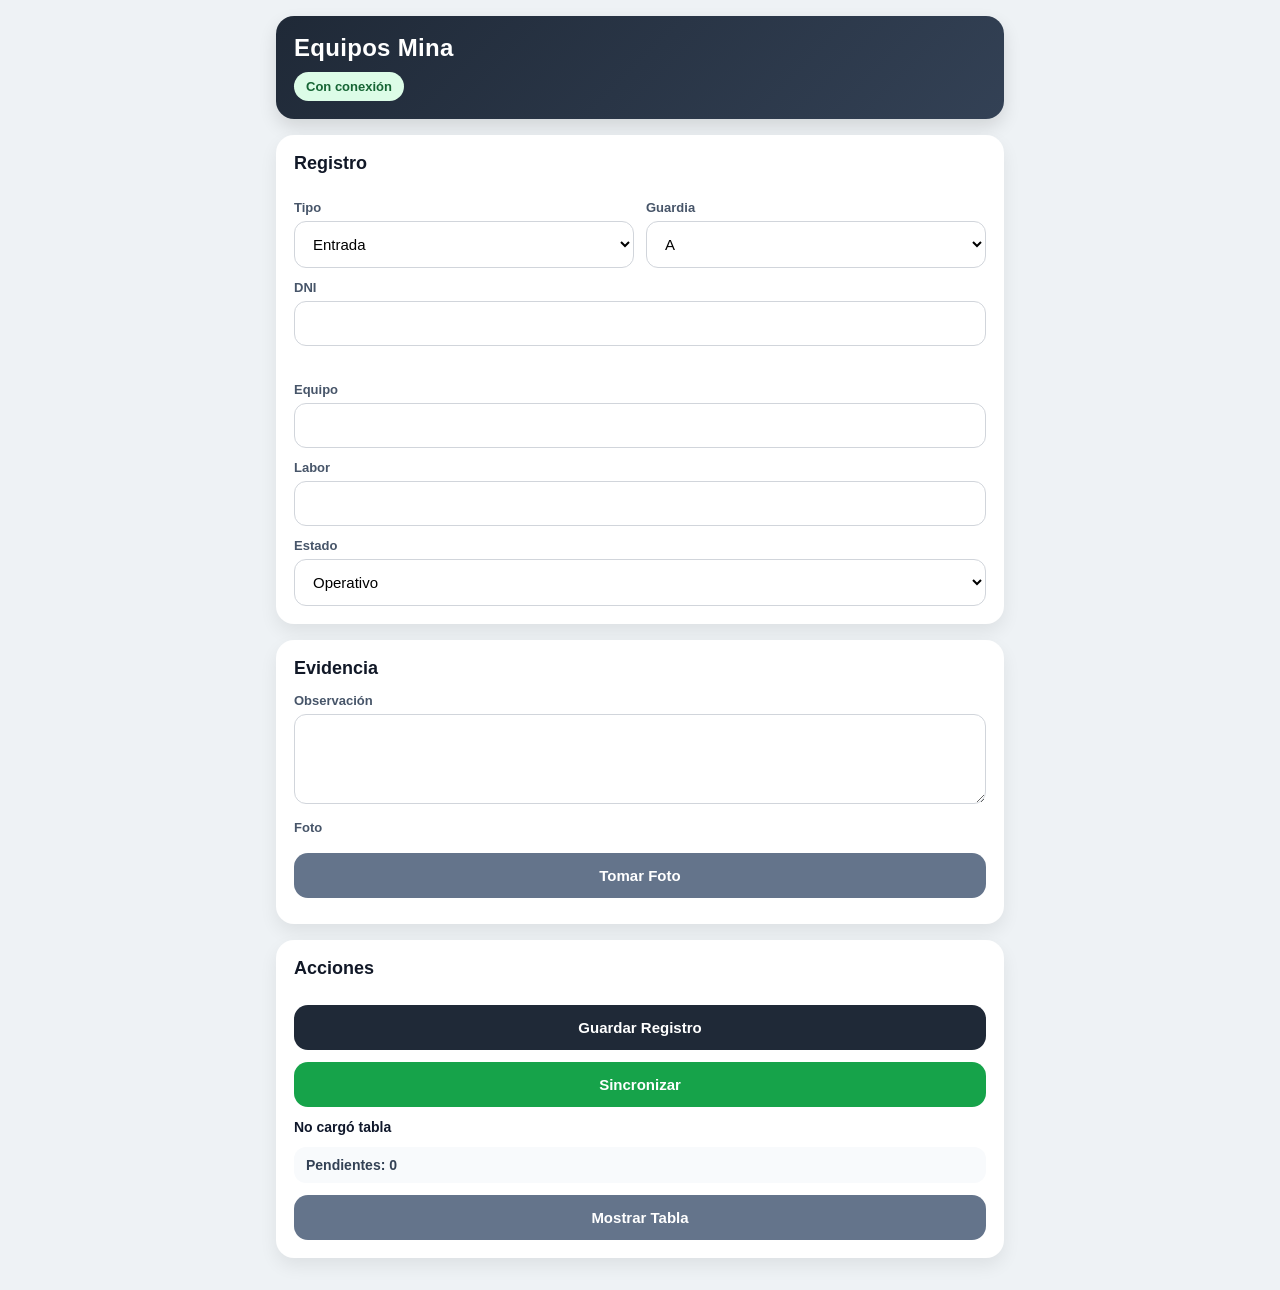
<file: index.html>
<!DOCTYPE html>
<html lang="es">
<head>
<meta charset="UTF-8">
<meta name="viewport" content="width=device-width, initial-scale=1.0">
<title>Ubicación de Equipos - Mina </title>

<link rel="manifest" href="manifest.json">
<meta name="theme-color" content="#198754">

<link rel="stylesheet" href="style.css">
</head>

<body>

<div class="app">

<header class="topbar">
  <h1>Equipos Mina</h1>
  <div id="estadoConexion" class="estado online">Conectando...</div>
</header>

<!-- REGISTRO -->
<section class="card">
<h3>Registro</h3>

<div class="fila2">
<div>
<label>Tipo</label>
<select id="tipo">
<option value="Entrada">Entrada</option>
<option value="Salida">Salida</option>
</select>
</div>

<div>
<label>Guardia</label>
<select id="guardia">
<option>A</option>
<option>B</option>
<option>C</option>
</select>
</div>
</div>

<label>DNI</label>
<input id="dni" list="listaDNI">
<datalist id="listaDNI"></datalist>

<div id="nombre" class="nombreVista"></div>

<label>Equipo</label>
<input id="equipo" list="listaEquipos">
<datalist id="listaEquipos"></datalist>

<label>Labor</label>
<input id="labor" list="listaLabores">
<datalist id="listaLabores"></datalist>

<label>Estado</label>
<select id="estado">
<option>Operativo</option>
<option>Inoperativo</option>
<option>Mtto Preventivo</option>
<option>Mtto Correctivo</option>
<option>Stand By</option>
</select>

</section>

<!-- EVIDENCIA -->
<section class="card">
<h3>Evidencia</h3>

<label>Observación</label>
<textarea id="obs"></textarea>

<label>Foto</label>

<input
type="file"
id="foto"
accept="image/*"
style="display:none;">

<button
type="button"
class="btn gris"
onclick="document.getElementById('foto').click()">
Tomar Foto
</button>

<div id="nombreFoto"></div>

</section>

<!-- ACCIONES -->
<section class="card">
<h3>Acciones</h3>

<button id="btnGuardar" class="btn azul">
Guardar Registro
</button>

<button id="btnSync" class="btn verde">
Sincronizar
</button>

<div id="mensaje"></div>

<div class="pendientes">
Pendientes: <span id="numPendientes">0</span>
</div>

<button class="btn gris" id="btnTabla">
Mostrar Tabla
</button>

</section>

<!-- HISTORIAL -->
<section class="card" id="seccionTabla" style="display:none;">
<h3>Últimos registros</h3>

<div class="fila2">
<div>
<label>Fecha</label>
<input type="date" id="filtroFecha">
</div>

<div>
<label>Guardia</label>
<select id="filtroGuardia">
<option value="">Todas</option>
<option>A</option>
<option>B</option>
<option>C</option>
</select>
</div>
</div>

<label>Equipo</label>
<input id="filtroEquipo" list="listaEquipos">

<label>Estado</label>
<select id="filtroEstado">
<option value="">Todos</option>
<option>Operativo</option>
<option>Inoperativo</option>
<option>Mtto Preventivo</option>
<option>Mtto Correctivo</option>
<option>Stand By</option>
</select>

<button class="btn verde" id="btnFiltrar">
Filtrar
</button>

<div id="tabla"></div>

</section>

</div>

<div id="modalObs" class="modal">
  <div class="modal-box">
    <h3>Observación</h3>

    <div id="textoObs"></div>

    <button class="btn verde" onclick="cerrarModal()">
      Cerrar
    </button>
  </div>
</div>

<script src="db.js"></script>
<script src="sync.js"></script>
<script src="app.js"></script>

<script>
if ("serviceWorker" in navigator) {
  navigator.serviceWorker.register("./service-worker.js")
    .then(() => console.log("SW registrado"))
    .catch(err => console.log(err));
}
</script>

</body>
</html>
</file>
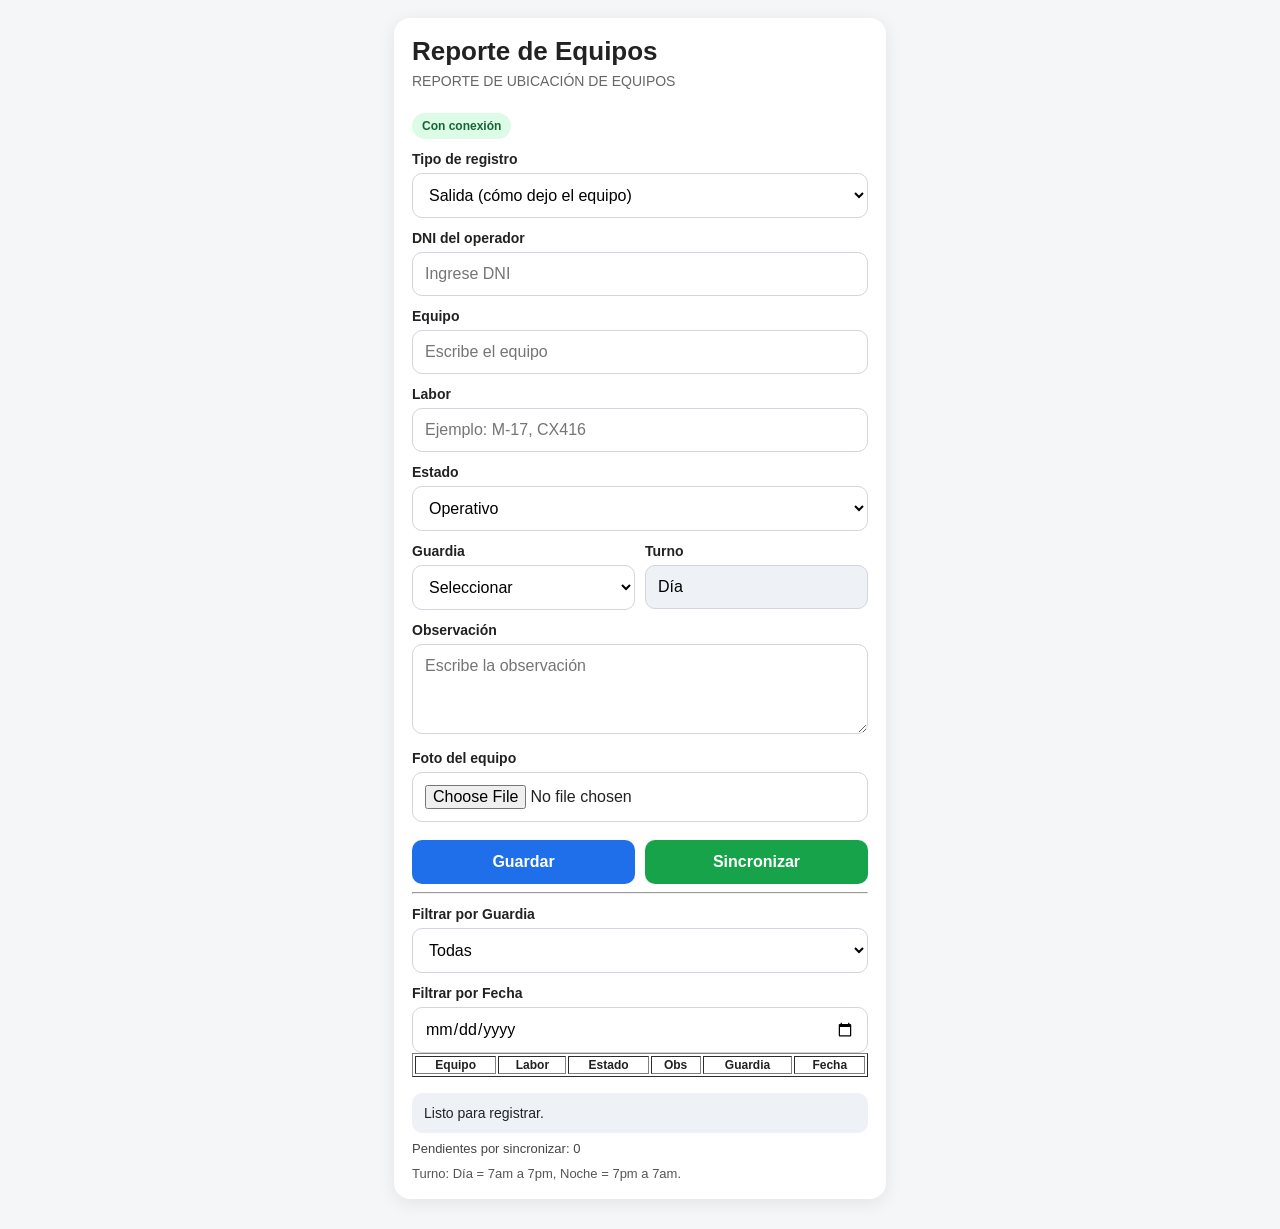
<file: app.html>
<!DOCTYPE html>
<html lang="es">
<head>
  <meta charset="UTF-8">
  <meta name="viewport" content="width=device-width, initial-scale=1.0">
  <title>Reporte Mina</title>
  <link rel="manifest" href="manifest.json">
  <meta name="theme-color" content="#1f6feb">

  <style>
    * { box-sizing: border-box; font-family: Arial, sans-serif; }

    body {
      margin: 0;
      background: #f4f6f8;
      color: #222;
    }

    .container {
      max-width: 520px;
      margin: 0 auto;
      padding: 18px 14px 30px;
    }

    .card {
      background: #fff;
      border-radius: 16px;
      padding: 18px;
      box-shadow: 0 4px 18px rgba(0,0,0,0.08);
    }

    h1 {
      margin: 0 0 6px;
      font-size: 26px;
    }

    .sub {
      margin: 0 0 16px;
      color: #666;
      font-size: 14px;
    }

    label {
      display: block;
      margin: 12px 0 6px;
      font-size: 14px;
      font-weight: 700;
    }

    input, select, textarea {
      width: 100%;
      padding: 12px;
      border: 1px solid #cfd6dd;
      border-radius: 10px;
      font-size: 16px;
      background: #fff;
    }

    textarea {
      min-height: 90px;
      resize: vertical;
    }

    .readonly {
      background: #eef2f6;
    }

    .row {
      display: grid;
      grid-template-columns: 1fr 1fr;
      gap: 10px;
    }

    .btns {
      display: grid;
      grid-template-columns: 1fr 1fr;
      gap: 10px;
      margin-top: 18px;
    }

    button {
      border: none;
      border-radius: 10px;
      padding: 13px;
      font-size: 16px;
      font-weight: 700;
      cursor: pointer;
    }

    .btn-save {
      background: #1f6feb;
      color: #fff;
    }

    .btn-sync {
      background: #16a34a;
      color: #fff;
    }

    .status-box {
      margin-top: 16px;
      padding: 12px;
      border-radius: 10px;
      font-size: 14px;
      background: #eef2f7;
    }

    .small {
      margin-top: 10px;
      font-size: 13px;
      color: #555;
    }

    .count {
      margin-top: 8px;
      font-size: 13px;
      color: #444;
    }

    .pill {
      display: inline-block;
      margin-top: 8px;
      padding: 6px 10px;
      border-radius: 999px;
      font-size: 12px;
      background: #e8f0fe;
      color: #1f6feb;
      font-weight: 700;
    }
  </style>
</head>
<body>
  <div class="container">
    <div class="card">
      <h1>Reporte de Equipos</h1>
      <p class="sub">REPORTE DE UBICACIÓN DE EQUIPOS</p>
      <div class="pill" id="estadoConexion">Verificando conexión...</div>

      <label for="tipo">Tipo de registro</label>
      <select id="tipo">
        <option value="Salida">Salida (cómo dejo el equipo)</option>
        <option value="Entrada">Entrada (cómo lo recibo)</option>
      </select>


      <label for="dni">DNI del operador</label>
      <input id="dni" list="listaDNITrabajadores" placeholder="Ingrese DNI">    
      <datalist id="listaDNITrabajadores">
        <option value="88526176">
        <option value="40607489">
        <option value="12584652">
        <option value="71526388">
      </datalist>

      <label for="equipo">Equipo</label>
      <input id="equipo" list="listaEquipos" placeholder="Escribe el equipo">
      <datalist id="listaEquipos">
        <option value="BT 3">
        <option value="BT 4">
        <option value="Jumbo J6">
        <option value="Scoop 15">
        <option value="Boltec 03">
        <option value="Boltec 04">
      </datalist>

      <label for="labor">Labor</label>
      <input id="labor" list="listaLabores" placeholder="Ejemplo: M-17, CX416">
      <datalist id="listaLabores">
        <option value="M-17">
        <option value="CX416">
        <option value="5211">
        <option value="3839">
        <option value="4039">
        <option value="M16">
        <option value="M17">
      </datalist>

      <label for="estado">Estado</label>
      <select id="estado">
        <option value="Operativo">Operativo</option>
        <option value="Inoperativo">Inoperativo</option>
        <option value="Mantenimiento correctivo">Mantenimiento correctivo</option>
        <option value="Mantenimiento preventivo">Mantenimiento preventivo</option>
        <option value="Stand By">Stand By</option>
      </select>

      <div class="row">
        <div>
          <label for="guardia">Guardia</label>
          <select id="guardia">
            <option value="">Seleccionar</option>
            <option value="A">A</option>
            <option value="B">B</option>
            <option value="C">C</option>
          </select>
        </div>
        <div>
          <label for="turno">Turno</label>
          <input id="turno" class="readonly" readonly>
        </div>
      </div>

      <label for="obs">Observación</label>
      <textarea id="obs" placeholder="Escribe la observación"></textarea>

      <label>Foto del equipo</label>
      <input type="file" id="foto" accept="image/*">

      <div class="btns">

        <button class="btn-save" onclick="guardar()">Guardar</button>
        <button class="btn-sync" onclick="sincronizar()">Sincronizar</button>
      </div>

      <hr>
      <label>Filtrar por Guardia</label>
      <select id="filtroGuardia">
        <option value="">Todas</option>
        <option value="A">A</option>
        <option value="B">B</option>
        <option value="C">C</option>
      </select>
      <label>Filtrar por Fecha</label>
      <input type="date" id="filtroFecha">
      
      <div id="tablaResumen"></div>
      <div class="status-box" id="mensaje">Listo para registrar.</div>
      <div class="count" id="contador"></div>
      <div class="small">Turno: Día = 7am a 7pm, Noche = 7pm a 7am.</div>


<script>
  const URL = "https://script.google.com/macros/s/AKfycbzl4-ovxVNauxrq6MTrfwK4zN8E8VR6Q_DOBQBsUKLkJpMsC4EpPrPaTH8Eq117hx522Q/exec";
  let sincronizando = false;

  function obtenerPartesPeru() {
  const parts = new Intl.DateTimeFormat("es-PE", {
    timeZone: "America/Lima",
    year: "numeric",
    month: "2-digit",
    day: "2-digit",
    hour: "2-digit",
    minute: "2-digit",
    second: "2-digit",
    hour12: false
  }).formatToParts(new Date());

  const data = {};
  for (const p of parts) {
    if (p.type !== "literal") {
      data[p.type] = p.value;
    }
  }
  return data;
}

  function obtenerFechaHoraPeru() {
    const p = obtenerPartesPeru();
    return `${p.day}/${p.month}/${p.year} ${p.hour}:${p.minute}:${p.second}`;
  }

  function obtenerTurno() {
    const p = obtenerPartesPeru();
    const h = Number(p.hour);
    return (h >= 7 && h < 19) ? "Día" : "Noche";
  }

  function actualizarTurno() {
    document.getElementById("turno").value = obtenerTurno();
  }

  function mostrarMensaje(texto) {
    document.getElementById("mensaje").textContent = texto;
  }

  function actualizarContador() {
    const registros = JSON.parse(localStorage.getItem("data") || "[]");
    document.getElementById("contador").textContent =
      "Pendientes por sincronizar: " + registros.length;
  }

  function actualizarConexion() {
    const el = document.getElementById("estadoConexion");
    if (navigator.onLine) {
      el.textContent = "Con conexión";
      el.style.background = "#dcfce7";
      el.style.color = "#166534";
    } else {
      el.textContent = "Sin conexión";
      el.style.background = "#fee2e2";
      el.style.color = "#991b1b";
    }
  }

  function limpiarFormulario() {
    document.getElementById("dni").value = "";
    document.getElementById("equipo").value = "";
    document.getElementById("labor").value = "";
    document.getElementById("estado").value = "Operativo";
    document.getElementById("guardia").value = "";
    document.getElementById("obs").value = "";
    actualizarTurno();
  }

  function guardar() {
    const dni = document.getElementById("dni").value.trim();
    const equipo = document.getElementById("equipo").value.trim();
    const labor = document.getElementById("labor").value.trim();
    const estado = document.getElementById("estado").value;
    const guardia = document.getElementById("guardia").value;
    const turno = document.getElementById("turno").value;
    const observacion = document.getElementById("obs").value.trim();

    if (!dni || !equipo || !labor || !guardia) {
      mostrarMensaje("Completar dni, equipo, labor y guardia.");
      return;
    }

    const data = {
      fecha: obtenerFechaHoraPeru(),
      dni,
      equipo,
      labor,
      estado,
      guardia,
      turno,
      observacion
    };

    const registros = JSON.parse(localStorage.getItem("data") || "[]");
    document.getElementById("contador").textContent =
      "Pendientes por sincronizar: " + (registros ? registros.length : 0);
    registros.push(data);
    localStorage.setItem("data", JSON.stringify(registros));

    mostrarMensaje("Registro guardado offline.");
    actualizarContador();
    limpiarFormulario();

    mostrarTabla();
  }

  async function sincronizar() {
    if (sincronizando) {
      mostrarMensaje("Ya se está sincronizando...");
      return;
    }
        const registros = JSON.parse(localStorage.getItem("data") || "[]");

            if (registros.length === 0) {
              mostrarMensaje("No hay registros pendientes.");
              return;
            }
        
            if (!navigator.onLine) {
              mostrarMensaje("No hay internet. Los datos siguen guardados en el equipo.");
              return;
            }
        
            const btn = document.querySelector(".btn-sync");
            sincronizando = true;
            btn.disabled = true;
            btn.textContent = "Sincronizando...";
        
            try {
              for (const r of registros) {
          await fetch(URL, {
            method: "POST",
            mode: "no-cors",
            headers: {
              "Content-Type": "text/plain"
            },
            body: JSON.stringify(r)
          });
          }
      localStorage.removeItem("data"); // ← más limpio que poner "[]"
      actualizarContador(); // ← recalcula desde cero
      mostrarMensaje(`Sincronización completa ✅ (${registros.length})`);
    } catch (error) {
      console.error(error);
      mostrarMensaje("Error de conexión");
    } finally {
      sincronizando = false;
      btn.disabled = false;
      btn.textContent = "Sincronizar";
    }
  }
  function mostrarTabla() {
        const registros = JSON.parse(localStorage.getItem("data") || "[]");
      
        const guardiaFiltro = document.getElementById("filtroGuardia")?.value || "";
        const fechaFiltro = document.getElementById("filtroFecha")?.value || "";
      
        let html = "<table border='1' style='width:100%; font-size:12px'>";
        html += "<tr><th>Equipo</th><th>Labor</th><th>Estado</th><th>Obs</th><th>Guardia</th><th>Fecha</th></tr>";
      
        registros.forEach(r => {
      
          let fechaRegistro = "";
          if (r.fecha) {
            const partes = r.fecha.split(" ")[0].split("/");
            fechaRegistro = `${partes[2]}-${partes[1]}-${partes[0]}`;
          }
      
          if (
            (guardiaFiltro === "" || r.guardia === guardiaFiltro) &&
            (fechaFiltro === "" || fechaRegistro === fechaFiltro)
          ) {
            html += `<tr>
              <td>${r.equipo}</td>
              <td>${r.labor}</td>
              <td>${r.estado}</td>
              <td>${r.observacion}</td>
              <td>${r.guardia}</td>
              <td>${r.fecha}</td>
            </tr>`;
          }
      
        });
    
      html += "</table>";
      document.getElementById("tablaResumen").innerHTML = html;
    }


  window.addEventListener("online", () => {
    actualizarConexion();
    mostrarMensaje("Conexión recuperada. Sincronizando...");
    sincronizar();
  });

  document.getElementById("filtroGuardia").addEventListener("change", mostrarTabla);
  document.getElementById("filtroFecha").addEventListener("change", mostrarTabla);
  
  window.addEventListener("offline", actualizarConexion);

  actualizarTurno();
  actualizarContador();
  actualizarConexion();
  mostrarTabla();
 
</script>
</body>
</html>
</file>
<file: style.css>
/* =========================
   UI PRO INDUSTRIAL MINA
   Reemplaza TODO style.css
========================= */

*{
margin:0;
padding:0;
box-sizing:border-box;
}

body{
font-family:Arial, Helvetica, sans-serif;
background:#eef2f5;
color:#1f2937;
}

.app{
max-width:760px;
margin:auto;
padding:16px;
}

/* HEADER */

.topbar{
background:linear-gradient(135deg,#1f2937,#334155);
color:#fff;
padding:18px;
border-radius:18px;
box-shadow:0 8px 18px rgba(0,0,0,.12);
margin-bottom:16px;
}

.topbar h1{
font-size:24px;
font-weight:700;
margin-bottom:10px;
letter-spacing:.3px;
}

.estado{
display:inline-block;
padding:7px 12px;
border-radius:999px;
font-size:13px;
font-weight:700;
}

.online{
background:#dcfce7;
color:#166534;
}

.offline{
background:#fee2e2;
color:#991b1b;
}

/* CARDS */

.card{
background:#fff;
border-radius:18px;
padding:18px;
margin-bottom:16px;
box-shadow:0 8px 18px rgba(0,0,0,.07);
}

.card h3{
font-size:18px;
margin-bottom:14px;
color:#111827;
}

/* GRID */

.fila2{
display:grid;
grid-template-columns:1fr 1fr;
gap:12px;
}

@media(max-width:640px){
.fila2{
grid-template-columns:1fr;
}
}

/* LABELS */

label{
display:block;
font-size:13px;
font-weight:700;
color:#475569;
margin-top:12px;
margin-bottom:6px;
}

/* INPUTS */

input,
select,
textarea{
width:100%;
padding:13px 14px;
border:1px solid #d1d5db;
border-radius:12px;
font-size:15px;
background:#fff;
outline:none;
transition:.2s;
}

input:focus,
select:focus,
textarea:focus{
border-color:#2563eb;
box-shadow:0 0 0 3px rgba(37,99,235,.12);
}

textarea{
min-height:90px;
resize:vertical;
}

/* NOMBRE AUTO */

.nombreVista{
font-size:14px;
color:#64748b;
margin-top:6px;
margin-bottom:12px;
padding-left:4px;
font-weight:600;
line-height:1.3;
min-height:18px;
}

/* BOTONES */

.btn{
width:100%;
border:none;
border-radius:14px;
padding:14px;
font-size:15px;
font-weight:700;
cursor:pointer;
margin-top:12px;
transition:.2s;
}

.btn:hover{
transform:translateY(-1px);
opacity:.96;
}

.azul{
background:#1f2937;
color:#fff;
}

.verde{
background:#16a34a;
color:#fff;
}

.gris{
background:#64748b;
color:#fff;
}

/* MENSAJES */

#mensaje{
margin-top:12px;
font-size:14px;
font-weight:700;
color:#0f172a;
}

.pendientes{
margin-top:12px;
padding:10px 12px;
background:#f8fafc;
border-radius:12px;
font-size:14px;
font-weight:700;
color:#334155;
}

/* TABLA */

#tabla{
overflow-x:auto;
margin-top:14px;
}

table{
width:100%;
border-collapse:collapse;
font-size:14px;
background:#fff;
border-radius:14px;
overflow:hidden;
}

th{
background:#1e293b;
color:#fff;
padding:12px;
font-size:13px;
text-align:center;
}

td{
padding:11px;
border-bottom:1px solid #e5e7eb;
vertical-align:middle;
text-align:center;
}

tr:nth-child(even){
background:#f8fafc;
}

/* MODAL */

.modal{
display:none;
position:fixed;
inset:0;
background:rgba(0,0,0,.45);
z-index:999;
padding:18px;
}

.modal-box{
background:#fff;
max-width:520px;
margin:60px auto;
border-radius:18px;
padding:18px;
box-shadow:0 12px 28px rgba(0,0,0,.18);
}

#textoObs{
white-space:pre-wrap;
padding:14px;
background:#f8fafc;
border-radius:12px;
margin:14px 0;
min-height:100px;
line-height:1.4;
}

/* FOTO */

#nombreFoto{
font-size:13px;
color:#475569;
margin-top:8px;
font-weight:600;
}

/* SCROLL */

::-webkit-scrollbar{
height:8px;
width:8px;
}

::-webkit-scrollbar-thumb{
background:#94a3b8;
border-radius:20px;
}

.badge{
display:inline-block;
padding:6px 10px;
border-radius:999px;
font-size:12px;
font-weight:700;
white-space:nowrap;
}

.ok{
background:#dcfce7;
color:#166534;
}

.bad{
background:#fee2e2;
color:#991b1b;
}

.warn{
background:#fef3c7;
color:#92400e;
}

.alert{
background:#fde68a;
color:#78350f;
}

.wait{
background:#dbeafe;
color:#1d4ed8;
}
</file>
